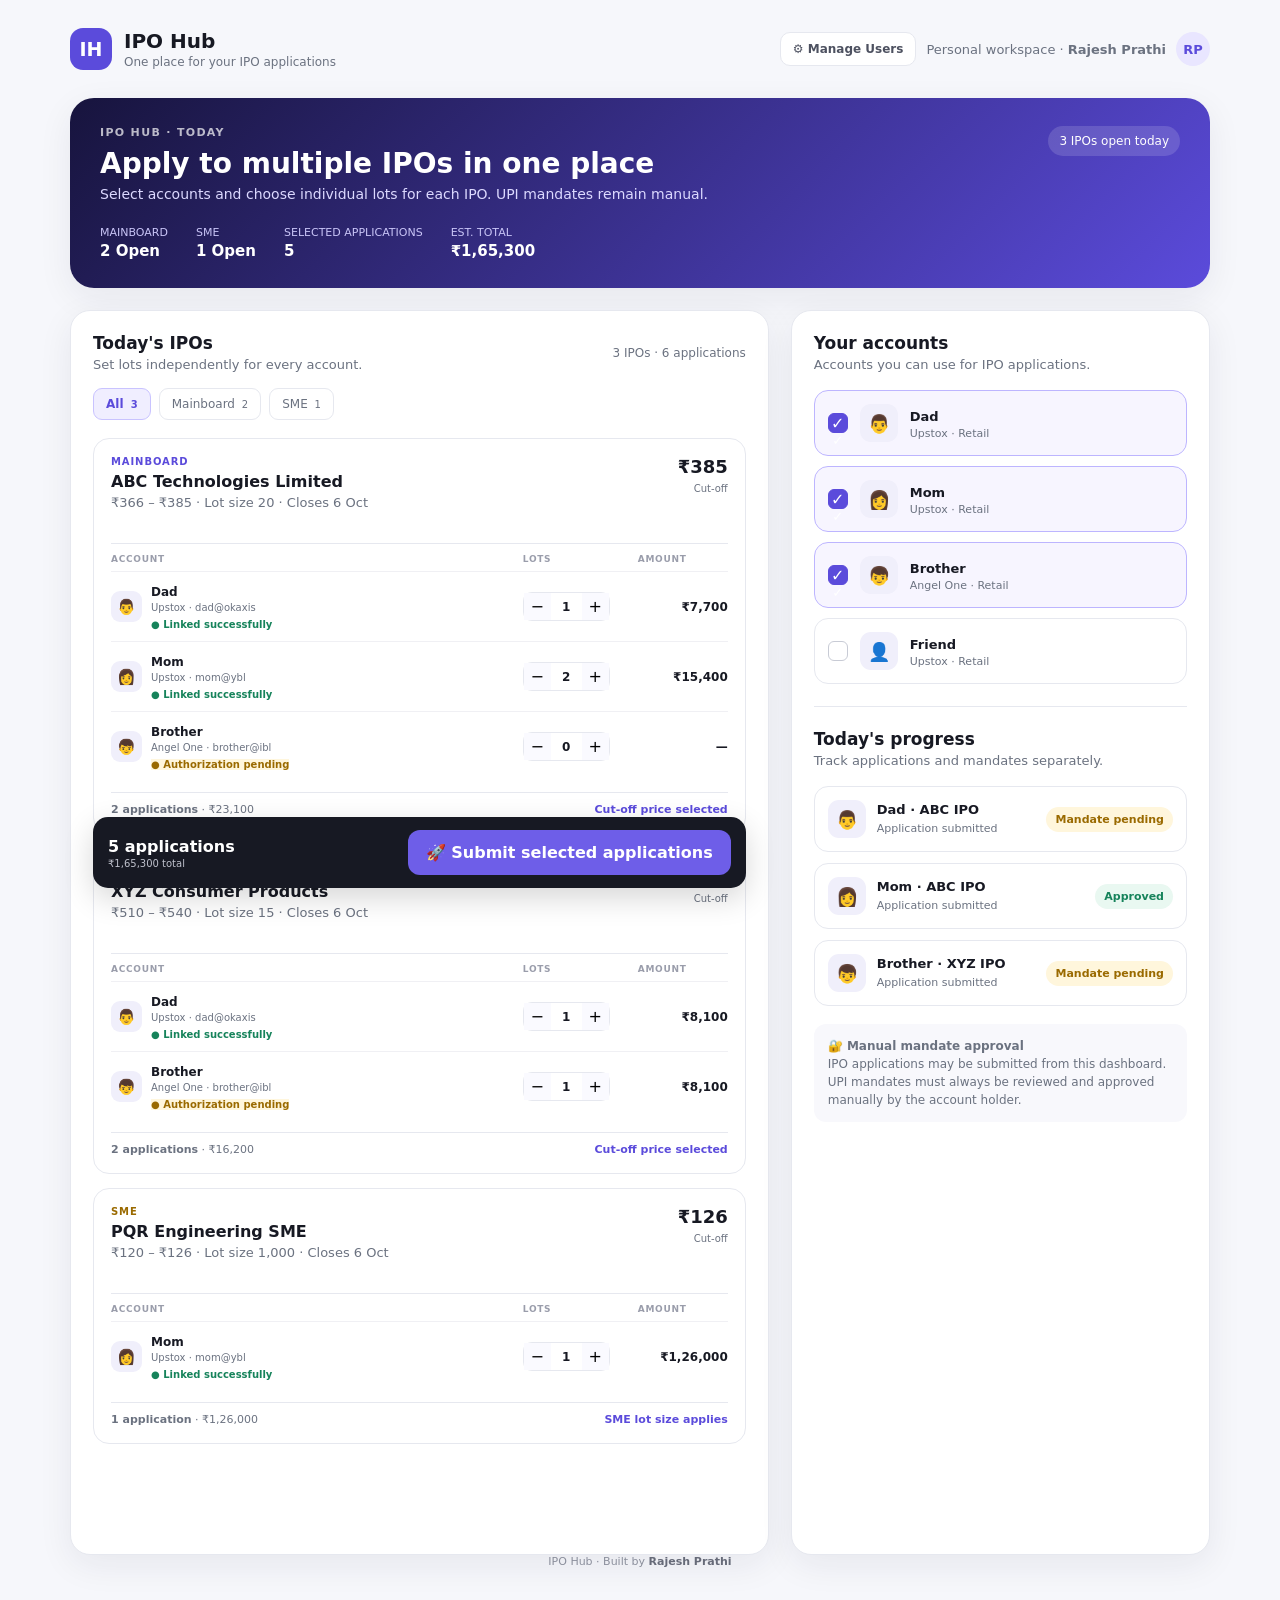
<file: docs/prototype/ipo_hub_prototype.html>
<!DOCTYPE html>
<html lang="en">
<head>
<meta charset="UTF-8">
<meta name="viewport" content="width=device-width, initial-scale=1.0">
<title>IPO Hub — Prototype</title>
<style>
:root{
  --bg:#f6f7fb;--card:#fff;--text:#171923;--muted:#6b7280;
  --border:#e6e8ef;--primary:#5b4bdb;--primary2:#4636c5;
  --green:#16835b;--greenbg:#e9f8f1;--yellow:#9a6a00;--yellowbg:#fff6dc;
  --red:#c23b3b;--shadow:0 10px 35px rgba(26,31,55,.07);
}
*{box-sizing:border-box}
body{margin:0;background:var(--bg);font-family:Inter,ui-sans-serif,system-ui,-apple-system,BlinkMacSystemFont,"Segoe UI",sans-serif;color:var(--text)}
button,input{font:inherit}
.app{max-width:1180px;margin:auto;padding:28px 20px 50px}
header{display:flex;justify-content:space-between;align-items:center;margin-bottom:28px}
.brand{display:flex;align-items:center;gap:12px}
.logo{width:42px;height:42px;border-radius:13px;background:var(--primary);color:white;display:grid;place-items:center;font-weight:800;font-size:19px}
.brand h1{font-size:20px;margin:0}.brand p{font-size:12px;color:var(--muted);margin:2px 0 0}
.profile{display:flex;align-items:center;gap:10px;color:var(--muted);font-size:13px}
.avatar{width:34px;height:34px;border-radius:50%;background:#e9e6ff;display:grid;place-items:center;color:var(--primary);font-weight:700}
.hero{background:linear-gradient(135deg,#17143d,#5b4bdb);color:#fff;border-radius:24px;padding:28px 30px;box-shadow:var(--shadow);margin-bottom:22px}
.hero-top{display:flex;justify-content:space-between;gap:20px;align-items:flex-start}
.eyebrow{text-transform:uppercase;letter-spacing:.12em;font-size:11px;opacity:.7;font-weight:700}
.hero h2{font-size:28px;margin:8px 0 6px}.hero p{margin:0;color:#dcd9ff;font-size:14px}
.badge{background:rgba(255,255,255,.14);padding:8px 11px;border-radius:999px;font-size:12px;white-space:nowrap}
.stats{display:flex;gap:28px;margin-top:24px;flex-wrap:wrap}.stat span{display:block;font-size:11px;color:#c9c5f7}.stat strong{display:block;margin-top:3px;font-size:15px}
.grid{display:grid;grid-template-columns:1.25fr .75fr;gap:22px}
.card{background:var(--card);border:1px solid var(--border);border-radius:20px;padding:22px;box-shadow:var(--shadow)}
.card h3{margin:0 0 4px;font-size:17px}.sub{color:var(--muted);font-size:13px;margin:0 0 18px}
.ipoline{display:flex;justify-content:space-between;align-items:center;gap:15px}
.price{font-size:24px;font-weight:800}.small{font-size:12px;color:var(--muted)}
.lotbox{display:flex;align-items:center;gap:12px;margin-top:20px}
.stepper{display:flex;align-items:center;border:1px solid var(--border);border-radius:12px;overflow:hidden}
.stepper button{width:38px;height:38px;border:0;background:#fafaff;cursor:pointer;font-size:18px}
.stepper span{width:45px;text-align:center;font-weight:700}
.amount{margin-left:auto;text-align:right}.amount strong{display:block;font-size:17px}.amount span{font-size:11px;color:var(--muted)}
.accounts{display:flex;flex-direction:column;gap:10px}
.account{display:flex;align-items:center;gap:12px;padding:13px;border:1px solid var(--border);border-radius:14px;cursor:pointer;transition:.15s}
.account:hover{border-color:#c9c3ff;background:#fbfaff}.account.selected{border-color:#bdb5ff;background:#f7f5ff}
.check{width:20px;height:20px;border:1.5px solid #c8cbd5;border-radius:6px;display:grid;place-items:center;flex:none}
.account.selected .check{background:var(--primary);border-color:var(--primary);color:#fff}
.check:after{content:"✓";font-size:13px;opacity:0}.selected .check:after{opacity:1}
.person{width:38px;height:38px;border-radius:11px;background:#f0effb;display:grid;place-items:center;font-size:18px}
.account-main{flex:1}.account-main strong{font-size:13px}.account-main span{display:block;color:var(--muted);font-size:11px;margin-top:2px}
.upi{font-size:11px;color:var(--muted);text-align:right}
.footerbar{margin-top:18px;display:flex;align-items:center;justify-content:space-between;gap:15px}
.selected-count{font-size:13px;color:var(--muted)}.selected-count strong{color:var(--text)}
.primary{border:0;background:var(--primary);color:#fff;padding:13px 18px;border-radius:12px;font-weight:700;cursor:pointer;box-shadow:0 5px 15px rgba(91,75,219,.22)}
.primary:hover{background:var(--primary2)}.primary:disabled{opacity:.45;cursor:not-allowed;box-shadow:none}
.status-list{display:flex;flex-direction:column;gap:11px}
.status{display:flex;align-items:center;gap:11px;padding:13px;border:1px solid var(--border);border-radius:14px}
.status .name{flex:1}.name strong{display:block;font-size:13px}.name span{font-size:11px;color:var(--muted)}
.pill{font-size:11px;padding:6px 9px;border-radius:999px;font-weight:700}
.pending{color:var(--yellow);background:var(--yellowbg)}.approved{color:var(--green);background:var(--greenbg)}
.submitted{color:#4d55a4;background:#eef0ff}
.notice{margin-top:18px;padding:13px 14px;background:#f8f8fc;border-radius:12px;font-size:12px;color:var(--muted);line-height:1.5}
.modal-backdrop{display:none;position:fixed;inset:0;background:rgba(10,10,20,.48);align-items:center;justify-content:center;padding:20px;z-index:10}
.modal{max-width:460px;width:100%;background:white;border-radius:22px;padding:25px;box-shadow:0 25px 80px rgba(0,0,0,.2)}
.modal h3{margin:0 0 7px}.modal p{font-size:13px;color:var(--muted);line-height:1.55}
.confirm-box{background:#f7f6ff;padding:13px;border-radius:12px;margin:15px 0;font-size:13px}
.modal-actions{display:flex;justify-content:flex-end;gap:10px}.secondary{border:1px solid var(--border);background:white;padding:11px 15px;border-radius:11px;cursor:pointer}
.toast{position:fixed;right:20px;bottom:20px;background:#171923;color:white;padding:13px 16px;border-radius:12px;font-size:13px;display:none;box-shadow:var(--shadow)}
@media(max-width:800px){.grid{grid-template-columns:1fr}.hero-top{flex-direction:column}.profile{display:none}}

.tabs .tab{border:1px solid var(--border);background:white;padding:8px 12px;border-radius:9px;font-size:12px;cursor:pointer;color:var(--muted)}
.tabs .tab span{font-size:10px;margin-left:3px}.tabs .tab.active{background:#f0eeff;border-color:#c9c3ff;color:var(--primary);font-weight:700}
.ipo-card{border:1px solid var(--border);border-radius:16px;padding:17px;margin-bottom:14px}
.ipo-header{display:flex;justify-content:space-between;gap:15px;align-items:flex-start}.ipo-header h3{margin:5px 0 4px;font-size:16px}
.ipo-type{font-size:10px;letter-spacing:.09em;font-weight:800}.mainboard-label{color:#5b4bdb}.sme-label{color:#9a6a00}
.price-block{text-align:right}.price-block strong{font-size:18px;display:block}.price-block span{font-size:10px;color:var(--muted)}
.application-table{margin-top:15px;border-top:1px solid var(--border)}
.table-head,.account-row{display:grid;grid-template-columns:1fr 105px 90px;align-items:center;gap:10px}
.table-head{padding:10px 0 7px;color:#9a9dab;font-size:9px;letter-spacing:.08em;font-weight:700}
.account-row{padding:9px 0;border-top:1px solid #f0f0f4}.account-info{display:flex;align-items:center;gap:9px}.account-info .person{width:31px;height:31px;border-radius:9px;font-size:15px}.account-info strong{font-size:12px}.account-info small{display:block;color:var(--muted);font-size:10px;margin-top:2px}
.mini-stepper{display:flex;align-items:center;border:1px solid var(--border);border-radius:9px;width:max-content}.mini-stepper button{width:27px;height:27px;border:0;background:#fafaff;cursor:pointer}.mini-stepper span{width:31px;text-align:center;font-size:12px;font-weight:700}
.row-amount{text-align:right;font-size:12px}.ipo-footer{display:flex;justify-content:space-between;margin-top:11px;padding-top:10px;border-top:1px solid var(--border);font-size:11px;color:var(--muted)}.cutoff{color:var(--primary);font-weight:600}
.bulk-bar{position:sticky;bottom:12px;margin-top:17px;padding:13px 15px;background:#171923;color:white;border-radius:15px;display:flex;justify-content:space-between;align-items:center;gap:15px;box-shadow:0 10px 30px rgba(0,0,0,.16)}.bulk-bar div span{display:block;font-size:10px;color:#bfc1cc;margin-top:2px}.bulk-bar .primary{background:#6e5ee8;box-shadow:none}

.manage-users-btn{border:1px solid var(--border);background:white;color:#4d5160;padding:9px 12px;border-radius:10px;font-size:12px;font-weight:600;cursor:pointer}.manage-users-btn:hover{background:#f8f7ff;border-color:#c9c3ff;color:var(--primary)}
.user-actions{display:flex;gap:8px}.user-actions button{border:0;background:transparent;color:#777b89;font-size:11px;cursor:pointer}.user-actions button:hover{color:var(--primary)}
.form-grid{display:grid;grid-template-columns:1fr 1fr;gap:13px}.form-field{display:flex;flex-direction:column;gap:6px}.form-field.full{grid-column:1/-1}.form-field label{font-size:11px;font-weight:700;color:#5c6070}.form-field input,.form-field select{height:42px;border:1px solid var(--border);border-radius:10px;padding:0 12px;outline:none;background:white}.form-field input:focus,.form-field select:focus{border-color:#aaa0ff;box-shadow:0 0 0 3px #f0eeff}.helper{font-size:10px;color:var(--muted);line-height:1.45}
.user-list{display:flex;flex-direction:column;gap:9px;margin-top:15px}.user-item{display:flex;align-items:center;gap:10px;border:1px solid var(--border);padding:11px;border-radius:12px}.user-item .person{width:34px;height:34px}.user-item-main{flex:1}.user-item-main strong{font-size:12px}.user-item-main span{display:block;font-size:10px;color:var(--muted);margin-top:2px}
@media(max-width:650px){.form-grid{grid-template-columns:1fr}.form-field.full{grid-column:auto}.profile span{display:none}.manage-users-btn{padding:8px}}

.link-status{display:inline-flex;align-items:center;gap:4px;margin-top:4px;font-size:10px;font-weight:700}
.link-status.success{color:var(--green)}.link-status.pending{color:var(--yellow)}.link-status.error{color:var(--red)}
.link-action{border:1px solid #d8d3ff;background:#f7f5ff;color:var(--primary);padding:6px 8px;border-radius:8px;font-size:10px;font-weight:700;cursor:pointer}.link-action:hover{background:#eeeaff}
.account-row.disabled{opacity:.62}.account-row.disabled .mini-stepper button{cursor:not-allowed}
</style>
</head>
<body>
<div class="app">
<header>
  <div class="brand">
    <div class="logo">IH</div>
    <div><h1>IPO Hub</h1><p>One place for your IPO applications</p></div>
  </div>
  <div class="profile"><button class="manage-users-btn" onclick="openUserModal()">⚙ Manage Users</button><span>Personal workspace · <strong>Rajesh Prathi</strong></span><div class="avatar">RP</div></div>
</header>

<section class="hero">
  <div class="hero-top">
    <div>
      <div class="eyebrow">IPO Hub · Today</div>
      <h2>Apply to multiple IPOs in one place</h2>
      <p>Select accounts and choose individual lots for each IPO. UPI mandates remain manual.</p>
    </div>
    <div class="badge">3 IPOs open today</div>
  </div>
  <div class="stats">
    <div class="stat"><span>MAINBOARD</span><strong>2 Open</strong></div>
    <div class="stat"><span>SME</span><strong>1 Open</strong></div>
    <div class="stat"><span>SELECTED APPLICATIONS</span><strong id="heroApplications">6</strong></div>
    <div class="stat"><span>EST. TOTAL</span><strong id="heroTotal">₹46,200</strong></div>
  </div>
</section>

<div class="grid">
  <section class="card">
    <div style="display:flex;justify-content:space-between;align-items:center;gap:12px;margin-bottom:16px">
      <div>
        <h3>Today's IPOs</h3>
        <p class="sub" style="margin-bottom:0">Set lots independently for every account.</p>
      </div>
      <div style="font-size:12px;color:var(--muted)">3 IPOs · 6 applications</div>
    </div>

    <div class="tabs" style="display:flex;gap:8px;margin-bottom:18px">
      <button class="tab active" onclick="filterIPO('all',this)">All <span>3</span></button>
      <button class="tab" onclick="filterIPO('mainboard',this)">Mainboard <span>2</span></button>
      <button class="tab" onclick="filterIPO('sme',this)">SME <span>1</span></button>
    </div>

    <div id="ipoList">

      <div class="ipo-card" data-type="mainboard">
        <div class="ipo-header">
          <div>
            <div class="ipo-type mainboard-label">MAINBOARD</div>
            <h3>ABC Technologies Limited</h3>
            <p class="sub">₹366 – ₹385 · Lot size 20 · Closes 6 Oct</p>
          </div>
          <div class="price-block"><strong>₹385</strong><span>Cut-off</span></div>
        </div>

        <div class="application-table">
          <div class="table-head"><span>ACCOUNT</span><span>LOTS</span><span>AMOUNT</span></div>

          <div class="account-row" data-ipo="abc" data-price="385" data-lot="20" data-name="Dad">
            <div class="account-info"><div class="person">👨</div><div><strong>Dad</strong><small>Upstox · dad@okaxis</small><span class="link-status success">● Linked successfully</span></div></div>
            <div class="mini-stepper"><button onclick="changeRowLot(this,-1)">−</button><span>1</span><button onclick="changeRowLot(this,1)">+</button></div>
            <strong class="row-amount">₹7,700</strong>
          </div>

          <div class="account-row" data-ipo="abc" data-price="385" data-lot="20" data-name="Mom">
            <div class="account-info"><div class="person">👩</div><div><strong>Mom</strong><small>Upstox · mom@ybl</small><span class="link-status success">● Linked successfully</span></div></div>
            <div class="mini-stepper"><button onclick="changeRowLot(this,-1)">−</button><span>2</span><button onclick="changeRowLot(this,1)">+</button></div>
            <strong class="row-amount">₹15,400</strong>
          </div>

          <div class="account-row" data-ipo="abc" data-price="385" data-lot="20" data-name="Brother">
            <div class="account-info"><div class="person">👦</div><div><strong>Brother</strong><small>Angel One · brother@ibl</small><span class="link-status pending">● Authorization pending</span></div></div>
            <div class="mini-stepper"><button onclick="changeRowLot(this,-1)">−</button><span>0</span><button onclick="changeRowLot(this,1)">+</button></div>
            <strong class="row-amount">—</strong>
          </div>
        </div>

        <div class="ipo-footer">
          <span><strong>2 applications</strong> · ₹23,100</span>
          <span class="cutoff">Cut-off price selected</span>
        </div>
      </div>

      <div class="ipo-card" data-type="mainboard">
        <div class="ipo-header">
          <div>
            <div class="ipo-type mainboard-label">MAINBOARD</div>
            <h3>XYZ Consumer Products</h3>
            <p class="sub">₹510 – ₹540 · Lot size 15 · Closes 6 Oct</p>
          </div>
          <div class="price-block"><strong>₹540</strong><span>Cut-off</span></div>
        </div>

        <div class="application-table">
          <div class="table-head"><span>ACCOUNT</span><span>LOTS</span><span>AMOUNT</span></div>
          <div class="account-row" data-ipo="xyz" data-price="540" data-lot="15" data-name="Dad">
            <div class="account-info"><div class="person">👨</div><div><strong>Dad</strong><small>Upstox · dad@okaxis</small><span class="link-status success">● Linked successfully</span></div></div>
            <div class="mini-stepper"><button onclick="changeRowLot(this,-1)">−</button><span>1</span><button onclick="changeRowLot(this,1)">+</button></div>
            <strong class="row-amount">₹8,100</strong>
          </div>
          <div class="account-row" data-ipo="xyz" data-price="540" data-lot="15" data-name="Brother">
            <div class="account-info"><div class="person">👦</div><div><strong>Brother</strong><small>Angel One · brother@ibl</small><span class="link-status pending">● Authorization pending</span></div></div>
            <div class="mini-stepper"><button onclick="changeRowLot(this,-1)">−</button><span>1</span><button onclick="changeRowLot(this,1)">+</button></div>
            <strong class="row-amount">₹8,100</strong>
          </div>
        </div>

        <div class="ipo-footer">
          <span><strong>2 applications</strong> · ₹16,200</span>
          <span class="cutoff">Cut-off price selected</span>
        </div>
      </div>

      <div class="ipo-card" data-type="sme">
        <div class="ipo-header">
          <div>
            <div class="ipo-type sme-label">SME</div>
            <h3>PQR Engineering SME</h3>
            <p class="sub">₹120 – ₹126 · Lot size 1,000 · Closes 6 Oct</p>
          </div>
          <div class="price-block"><strong>₹126</strong><span>Cut-off</span></div>
        </div>

        <div class="application-table">
          <div class="table-head"><span>ACCOUNT</span><span>LOTS</span><span>AMOUNT</span></div>
          <div class="account-row" data-ipo="pqr" data-price="126" data-lot="1000" data-name="Mom">
            <div class="account-info"><div class="person">👩</div><div><strong>Mom</strong><small>Upstox · mom@ybl</small><span class="link-status success">● Linked successfully</span></div></div>
            <div class="mini-stepper"><button onclick="changeRowLot(this,-1)">−</button><span>1</span><button onclick="changeRowLot(this,1)">+</button></div>
            <strong class="row-amount">₹1,26,000</strong>
          </div>
        </div>

        <div class="ipo-footer">
          <span><strong>1 application</strong> · ₹1,26,000</span>
          <span class="cutoff">SME lot size applies</span>
        </div>
      </div>
    </div>

    <div class="bulk-bar">
      <div><strong id="applicationCount">5 applications</strong><span id="applicationTotal">₹1,65,300 total</span></div>
      <button class="primary" onclick="openBulkConfirm()">🚀 Submit selected applications</button>
    </div>
  </section>

  <aside class="card">
    <h3>Your accounts</h3>
    <p class="sub">Accounts you can use for IPO applications.</p>

    <div class="accounts">
      <div class="account selected">
        <div class="check">✓</div><div class="person">👨</div>
        <div class="account-main"><strong>Dad</strong><span>Upstox · Retail</span></div>
      </div>
      <div class="account selected">
        <div class="check">✓</div><div class="person">👩</div>
        <div class="account-main"><strong>Mom</strong><span>Upstox · Retail</span></div>
      </div>
      <div class="account selected">
        <div class="check">✓</div><div class="person">👦</div>
        <div class="account-main"><strong>Brother</strong><span>Angel One · Retail</span></div>
      </div>
      <div class="account">
        <div class="check"></div><div class="person">👤</div>
        <div class="account-main"><strong>Friend</strong><span>Upstox · Retail</span></div>
      </div>
    </div>

    <hr style="border:0;border-top:1px solid var(--border);margin:22px 0">

    <h3>Today's progress</h3>
    <p class="sub">Track applications and mandates separately.</p>

    <div class="status-list">
      <div class="status"><div class="person">👨</div><div class="name"><strong>Dad · ABC IPO</strong><span>Application submitted</span></div><span class="pill pending">Mandate pending</span></div>
      <div class="status"><div class="person">👩</div><div class="name"><strong>Mom · ABC IPO</strong><span>Application submitted</span></div><span class="pill approved">Approved</span></div>
      <div class="status"><div class="person">👦</div><div class="name"><strong>Brother · XYZ IPO</strong><span>Application submitted</span></div><span class="pill pending">Mandate pending</span></div>
    </div>

    <div class="notice">
      <strong>🔐 Manual mandate approval</strong><br>
      IPO applications may be submitted from this dashboard. UPI mandates must always be reviewed and approved manually by the account holder.
    </div>
  </aside>
</div>

<footer style="max-width:1180px;margin:0 auto;padding:0 20px 28px;text-align:center;color:#8a8e9b;font-size:11px;">
  IPO Hub · Built by <strong style="color:#666a78;">Rajesh Prathi</strong>
</footer>


<div class="modal-backdrop" id="userModal">
  <div class="modal" style="max-width:560px">
    <div style="display:flex;justify-content:space-between;align-items:flex-start;gap:15px">
      <div>
        <h3>Manage Users</h3>
        <p>Add family members or friends whose demat account you are authorized to use for IPO applications.</p>
      </div>
      <button class="secondary" onclick="closeUserModal()" style="padding:7px 10px">✕</button>
    </div>

    <div class="user-list" id="userList">
      <div class="user-item" data-user="Dad">
        <div class="person">👨</div>
        <div class="user-item-main"><strong>Dad</strong><span>Upstox · dad@okaxis</span><span class="link-status success">● Linked successfully</span></div>
        <div class="user-actions"><button class="link-action" onclick="manageLink('Dad','linked')">Linked</button><button onclick="editUser('Dad')">Edit</button><button onclick="removeUser('Dad')">Remove</button></div>
      </div>
      <div class="user-item" data-user="Mom">
        <div class="person">👩</div>
        <div class="user-item-main"><strong>Mom</strong><span>Upstox · mom@ybl</span><span class="link-status success">● Linked successfully</span></div>
        <div class="user-actions"><button class="link-action" onclick="manageLink('Mom','linked')">Linked</button><button onclick="editUser('Mom')">Edit</button><button onclick="removeUser('Mom')">Remove</button></div>
      </div>
      <div class="user-item" data-user="Brother">
        <div class="person">👦</div>
        <div class="user-item-main"><strong>Brother</strong><span>Angel One · brother@ibl</span><span class="link-status pending">● Authorization pending</span></div>
        <div class="user-actions"><button class="link-action" onclick="manageLink('Brother','pending')">Connect</button><button onclick="editUser('Brother')">Edit</button><button onclick="removeUser('Brother')">Remove</button></div>
      </div>
    </div>

    <hr style="border:0;border-top:1px solid var(--border);margin:20px 0">

    <h3 style="font-size:15px;margin-bottom:14px">Add user</h3>
    <div class="form-grid">
      <div class="form-field">
        <label>User name / name as per demat</label>
        <input id="newName" placeholder="e.g. Rajesh Prathi">
      </div>
      <div class="form-field">
        <label>Demat / broker</label>
        <select id="newBroker">
          <option value="">Select broker</option>
          <option>Upstox</option>
          <option>Groww</option>
          <option>Angel One</option>
          <option>Zerodha</option>
          <option>Other</option>
        </select>
      </div>
      <div class="form-field full">
        <label>UPI ID for IPO mandate</label>
        <input id="newUpi" placeholder="e.g. name@okaxis">
        <div class="helper">Use the UPI ID belonging to the same person/bank account used for this IPO application. Never enter a UPI PIN here.</div>
      </div>
    </div>

    <div class="notice" style="margin-top:15px">
      <strong>🔐 Broker authorization</strong><br>
      A new user starts as <strong>Authorization pending</strong>. After saving, use <strong>Connect</strong> to open the broker's official authorization flow. Once completed, the status becomes <strong>Linked successfully</strong> and the account can be used for applications. Passwords, OTPs and UPI PINs are never stored here.
    </div>

    <div class="modal-actions" style="margin-top:18px">
      <button class="secondary" onclick="closeUserModal()">Close</button>
      <button class="primary" onclick="saveUser()">＋ Add User</button>
    </div>
  </div>
</div>
<div class="modal-backdrop" id="modal">
  <div class="modal">
    <h3>Review your application</h3>
    <p>You're about to submit IPO applications for the selected accounts.</p>
    <div class="confirm-box" id="summary"></div>
    <p>After submission, UPI mandates will be generated. <strong>You must approve each mandate manually in the respective UPI app.</strong></p>
    <div class="modal-actions">
      <button class="secondary" onclick="closeConfirm()">Cancel</button>
      <button class="primary" onclick="submitDemo()">Confirm & Submit</button>
    </div>
  </div>
</div>

<div class="toast" id="toast"></div>

<script>
function rowData(){
  return [...document.querySelectorAll('.account-row')].map(row=>{
    const lots = parseInt(row.querySelector('.mini-stepper span').textContent);
    const price = Number(row.dataset.price), lot = Number(row.dataset.lot);
    return {row, lots, amount: lots * price * lot, name: row.dataset.name, ipo: row.dataset.ipo};
  }).filter(x=>x.lots>0);
}
function updateTotals(){
  const rows=rowData();
  const total=rows.reduce((s,x)=>s+x.amount,0);
  document.getElementById('applicationCount').textContent=`${rows.length} application${rows.length!==1?'s':''}`;
  document.getElementById('applicationTotal').textContent=`₹${total.toLocaleString('en-IN')} total`;
  document.getElementById('heroApplications').textContent=rows.length;
  document.getElementById('heroTotal').textContent=`₹${total.toLocaleString('en-IN')}`;
}
function changeRowLot(btn, delta){
  const stepper=btn.parentElement;
  const span=stepper.querySelector('span');
  let value=Math.max(0,Math.min(10,parseInt(span.textContent)+delta));
  span.textContent=value;
  const row=btn.closest('.account-row');
  const amount=row.querySelector('.row-amount');
  const total=value*Number(row.dataset.price)*Number(row.dataset.lot);
  amount.textContent=value ? '₹'+total.toLocaleString('en-IN') : '—';
  

function manageLink(name,status){
  if(status==='linked'){
    showToast(`${name}'s broker account is already linked.`);
    return;
  }
  const ok=confirm(`Demo: start broker authorization for ${name}?\\n\\nIn the real app, this will open the broker's official authorization page. No broker password or OTP will be collected by IPO Hub.`);
  if(!ok)return;
  showToast(`Authorization flow started for ${name}.`);
  setTimeout(()=>{
    const item=[...document.querySelectorAll('#userList .user-item')].find(x=>x.dataset.user===name);
    if(item){
      const statusEl=item.querySelector('.link-status');
      const btn=item.querySelector('.link-action');
      statusEl.className='link-status success';
      statusEl.textContent='● Linked successfully';
      btn.textContent='Linked';
      btn.onclick=()=>manageLink(name,'linked');
    }
  },1200);
}
function openUserModal(){document.getElementById('userModal').style.display='flex'}
function closeUserModal(){document.getElementById('userModal').style.display='none'}
function saveUser(){
  const name=document.getElementById('newName').value.trim();
  const broker=document.getElementById('newBroker').value;
  const upi=document.getElementById('newUpi').value.trim();
  if(!name || !broker || !upi){alert('Please enter the user name, broker/demat and UPI ID.');return}
  if(!upi.includes('@')){alert('Please enter a valid-looking UPI ID, for example name@upi.');return}
  const list=document.getElementById('userList');
  const item=document.createElement('div');
  item.className='user-item';
  item.dataset.user=name;
  item.innerHTML=`<div class="person">👤</div><div class="user-item-main"><strong>${escapeHtml(name)}</strong><span>${escapeHtml(broker)} · ${escapeHtml(upi)}</span><span class="link-status pending">● Authorization pending</span></div><div class="user-actions"><button class="link-action" onclick="manageLink('${escapeAttr(name)}','pending')">Connect</button><button onclick="editUser('${escapeAttr(name)}')">Edit</button><button onclick="removeUser('${escapeAttr(name)}')">Remove</button></div>`;
  list.appendChild(item);
  document.getElementById('newName').value='';
  document.getElementById('newBroker').value='';
  document.getElementById('newUpi').value='';
  showToast(`${name} added to your IPO accounts.`);
}
function removeUser(name){
  if(confirm(`Remove ${name} from your saved users?`)){
    [...document.querySelectorAll('#userList .user-item')].find(x=>x.innerText.startsWith(name))?.remove();
    showToast(`${name} removed.`);
  }
}
function editUser(name){
  alert(`Demo: edit ${name}'s profile here. In the real app this will open the same form with the saved details.`);
}
function escapeHtml(s){return s.replace(/[&<>"']/g,m=>({'&':'&amp;','<':'&lt;','>':'&gt;','"':'&quot;',"'":'&#39;'}[m]))}
function escapeAttr(s){return s.replace(/'/g,"\\'")}
function showToast(message){
  const toast=document.getElementById('toast');
  toast.textContent='✓ '+message;toast.style.display='block';
  setTimeout(()=>toast.style.display='none',3000);
}
updateTotals();
}
function filterIPO(type,btn){
  document.querySelectorAll('.tabs .tab').forEach(x=>x.classList.remove('active'));
  btn.classList.add('active');
  document.querySelectorAll('.ipo-card').forEach(card=>{
    card.style.display=(type==='all'||card.dataset.type===type)?'block':'none';
  });
}
function openBulkConfirm(){
  const rows=rowData();
  if(!rows.length){alert('Select at least one application by setting its lot count above 0.');return;}
  const grouped={};
  rows.forEach(x=>{
    const label=x.ipo==='abc'?'ABC Technologies':x.ipo==='xyz'?'XYZ Consumer Products':'PQR Engineering SME';
    (grouped[label]??=[]).push(`${x.name}: ${x.lots} lot${x.lots>1?'s':''} (₹${x.amount.toLocaleString('en-IN')})`);
  });
  const lines=Object.entries(grouped).map(([ipo,items])=>`<strong>${ipo}</strong><br>${items.join('<br>')}`).join('<br><br>');
  const modal=document.getElementById('modal');
  document.getElementById('summary').innerHTML=lines;
  modal.querySelector('h3').textContent='Review all applications';
  modal.querySelector('p').textContent=`${rows.length} separate application${rows.length>1?'s':''} will be submitted across today's IPOs.`;
  modal.style.display='flex';
}
function closeConfirm(){document.getElementById('modal').style.display='none'}
function submitDemo(){
  closeConfirm();
  const toast=document.getElementById('toast');
  toast.textContent='✓ Demo submission complete — UPI mandates are now pending manual approval.';
  toast.style.display='block';
  setTimeout(()=>toast.style.display='none',4500);
}


function manageLink(name,status){
  if(status==='linked'){
    showToast(`${name}'s broker account is already linked.`);
    return;
  }
  const ok=confirm(`Demo: start broker authorization for ${name}?\\n\\nIn the real app, this will open the broker's official authorization page. No broker password or OTP will be collected by IPO Hub.`);
  if(!ok)return;
  showToast(`Authorization flow started for ${name}.`);
  setTimeout(()=>{
    const item=[...document.querySelectorAll('#userList .user-item')].find(x=>x.dataset.user===name);
    if(item){
      const statusEl=item.querySelector('.link-status');
      const btn=item.querySelector('.link-action');
      statusEl.className='link-status success';
      statusEl.textContent='● Linked successfully';
      btn.textContent='Linked';
      btn.onclick=()=>manageLink(name,'linked');
    }
  },1200);
}
function openUserModal(){document.getElementById('userModal').style.display='flex'}
function closeUserModal(){document.getElementById('userModal').style.display='none'}
function saveUser(){
  const name=document.getElementById('newName').value.trim();
  const broker=document.getElementById('newBroker').value;
  const upi=document.getElementById('newUpi').value.trim();
  if(!name || !broker || !upi){alert('Please enter the user name, broker/demat and UPI ID.');return}
  if(!upi.includes('@')){alert('Please enter a valid-looking UPI ID, for example name@upi.');return}
  const list=document.getElementById('userList');
  const item=document.createElement('div');
  item.className='user-item';
  item.dataset.user=name;
  item.innerHTML=`<div class="person">👤</div><div class="user-item-main"><strong>${escapeHtml(name)}</strong><span>${escapeHtml(broker)} · ${escapeHtml(upi)}</span><span class="link-status pending">● Authorization pending</span></div><div class="user-actions"><button class="link-action" onclick="manageLink('${escapeAttr(name)}','pending')">Connect</button><button onclick="editUser('${escapeAttr(name)}')">Edit</button><button onclick="removeUser('${escapeAttr(name)}')">Remove</button></div>`;
  list.appendChild(item);
  document.getElementById('newName').value='';
  document.getElementById('newBroker').value='';
  document.getElementById('newUpi').value='';
  showToast(`${name} added to your IPO accounts.`);
}
function removeUser(name){
  if(confirm(`Remove ${name} from your saved users?`)){
    [...document.querySelectorAll('#userList .user-item')].find(x=>x.innerText.startsWith(name))?.remove();
    showToast(`${name} removed.`);
  }
}
function editUser(name){
  alert(`Demo: edit ${name}'s profile here. In the real app this will open the same form with the saved details.`);
}
function escapeHtml(s){return s.replace(/[&<>"']/g,m=>({'&':'&amp;','<':'&lt;','>':'&gt;','"':'&quot;',"'":'&#39;'}[m]))}
function escapeAttr(s){return s.replace(/'/g,"\\'")}
function showToast(message){
  const toast=document.getElementById('toast');
  toast.textContent='✓ '+message;toast.style.display='block';
  setTimeout(()=>toast.style.display='none',3000);
}
updateTotals();
</script>
</body>
</html>
</file>
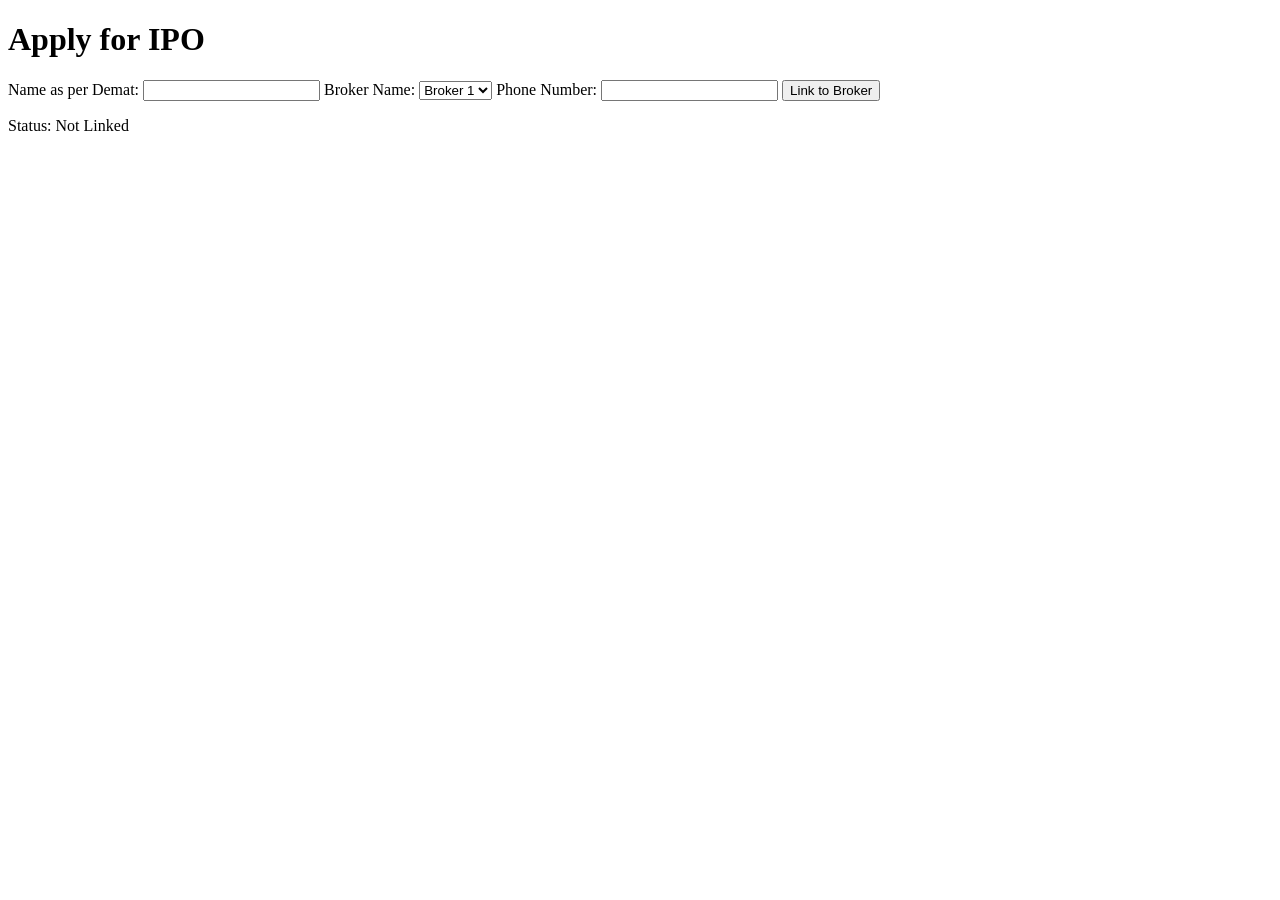
<file: docs/prototype/legacy-frontend/public/user_form.html>
<!DOCTYPE html>
<html lang="en">
<head>
    <meta charset="UTF-8">
    <meta name="viewport" content="width=device-width, initial-scale=1.0">
    <title>User Details Form</title>
</head>
<body>
    <h1>Apply for IPO</h1>
    <form id="userDetailsForm">
        <label for="name">Name as per Demat:</label>
        <input type="text" id="name" name="name" required />

        <label for="broker">Broker Name:</label>
        <select id="broker" name="broker" required>
            <option value="broker1">Broker 1</option>
            <option value="broker2">Broker 2</option>
        </select>

        <label for="phone">Phone Number:</label>
        <input type="tel" id="phone" name="phone" required />

        <button type="button" onclick="linkToBroker()">Link to Broker</button>
    </form>

    <p id="status">Status: Not Linked</p>

    <script>
        async function linkToBroker() {
            const name = document.getElementById("name").value;
            const broker = document.getElementById("broker").value;
            const phone = document.getElementById("phone").value;

            const response = await fetch("http://127.0.0.1:8000/api/link-broker", {
                method: "POST",
                headers: {
                    "Content-Type": "application/json",
                },
                body: JSON.stringify({ name, broker, phone }),
            });

            const result = await response.json();
            if (response.ok) {
                document.getElementById("status").innerText = `Status: ${result.status}`;
            } else {
                alert(`Error: ${result.detail}`);
            }
        }
    </script>
</body>
</html>
</file>
